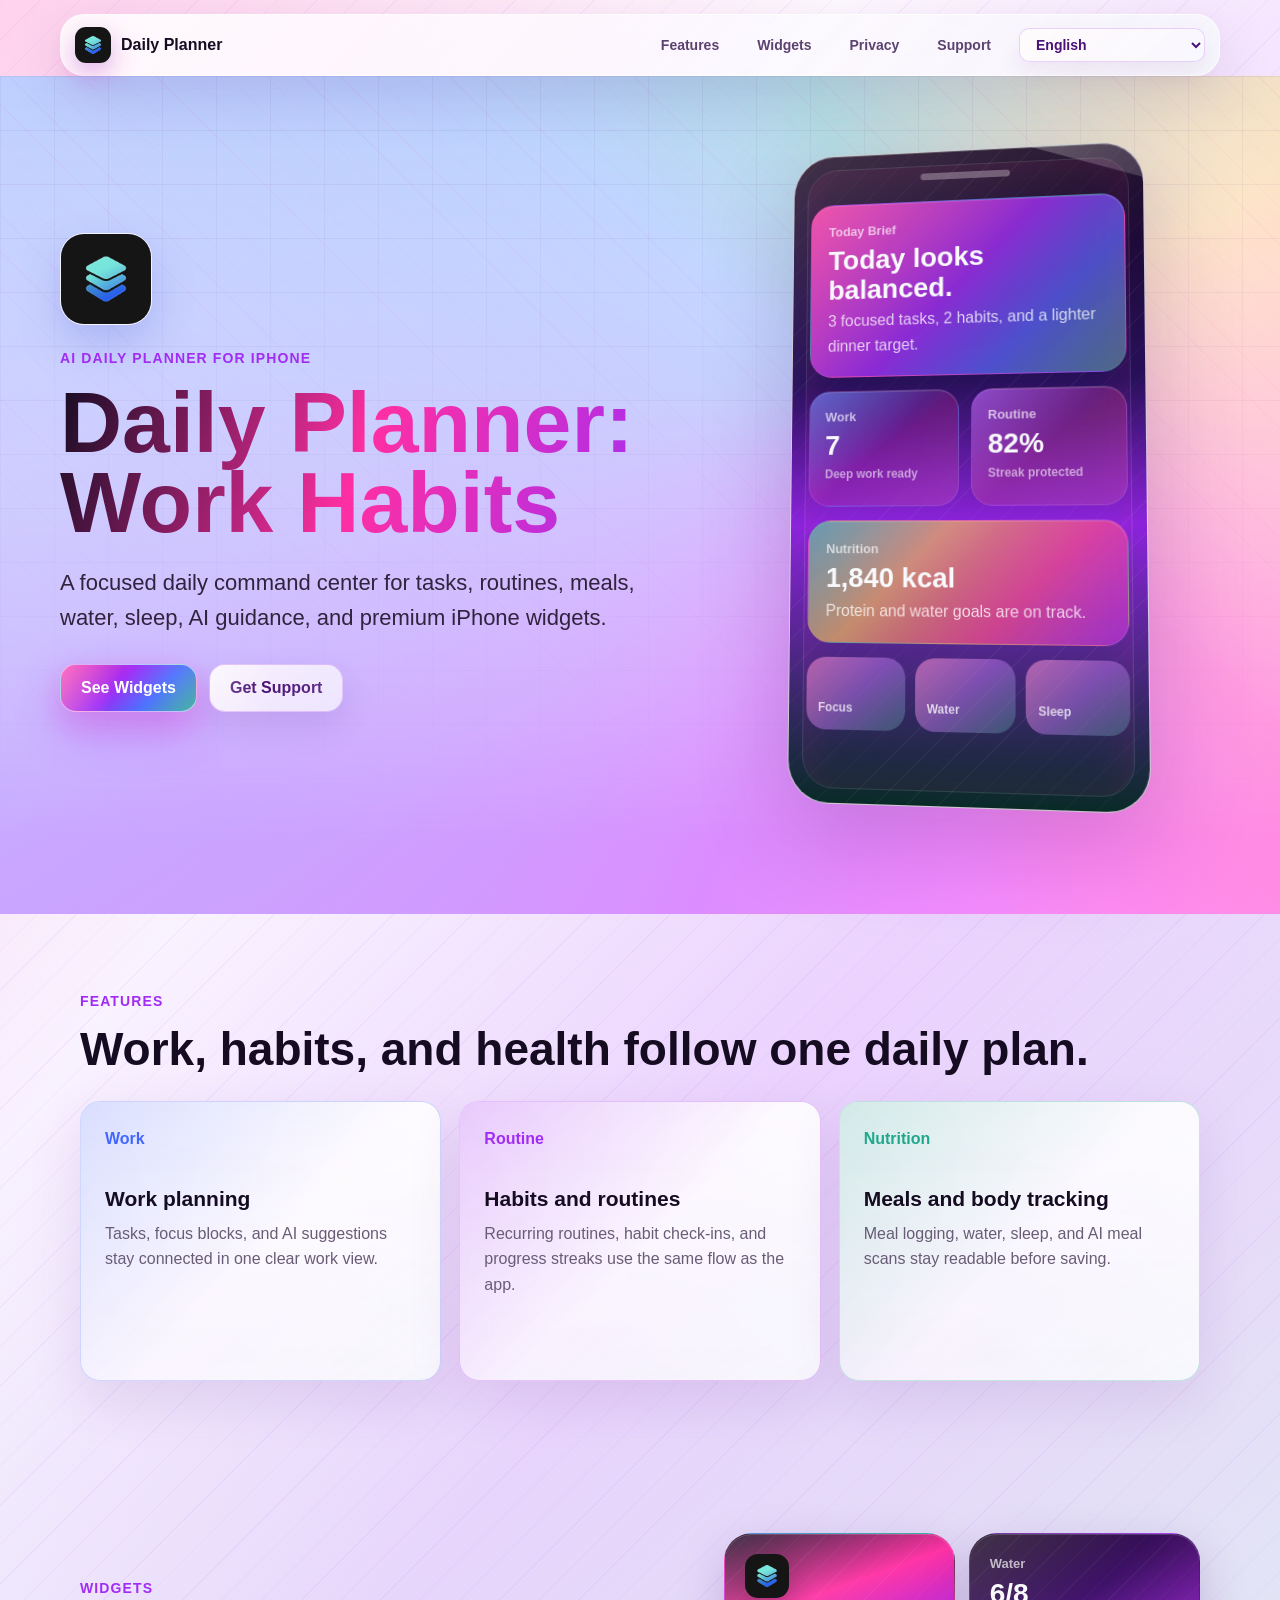
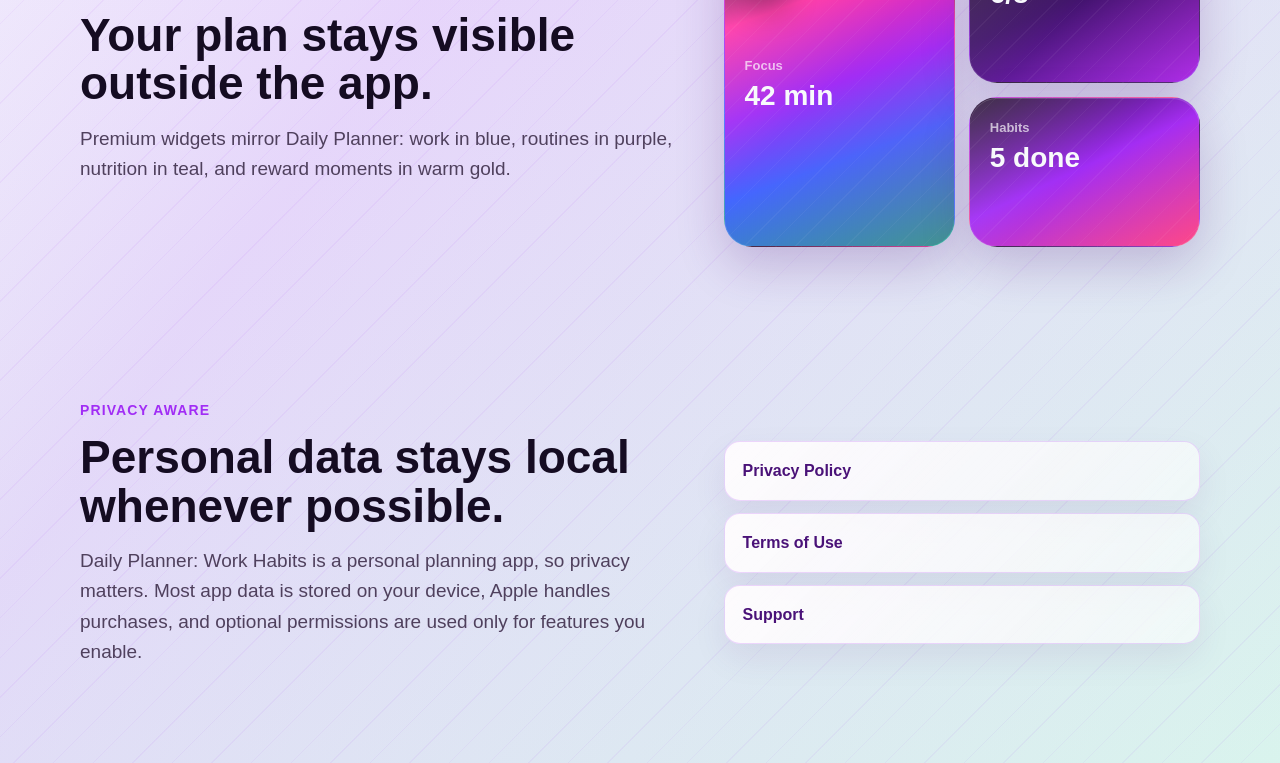
<file: index.html>
<!doctype html>
<html lang="en" data-page="home">
<head>
  <meta charset="utf-8">
  <meta name="viewport" content="width=device-width, initial-scale=1">
  <meta name="description" content="Daily Planner: Work Habits is an AI life planner for tasks, habits, nutrition, routines, and premium iOS widgets.">
  <title>Daily Planner: Work Habits</title>
  <link rel="icon" href="assets/appicon.png">
  <link rel="stylesheet" href="styles.css">
  <script src="i18n.js" defer></script>
</head>
<body>
  <header class="site-header">
    <a class="brand" href="index.html" aria-label="Daily Planner: Work Habits home">
      <img class="brand-icon" src="assets/appicon.png" alt="" width="36" height="36">
      <span data-i18n="common.brandShort">Daily Planner</span>
    </a>
    <nav class="top-nav" aria-label="Site pages">
      <a href="#features" data-i18n="common.features">Features</a>
      <a href="#widgets" data-i18n="common.widgets">Widgets</a>
      <a href="privacy.html" data-i18n="common.privacy">Privacy</a>
      <a href="support.html" data-i18n="common.support">Support</a>
      <select class="language-select" data-language-select aria-label="Language"></select>
    </nav>
  </header>

  <main>
    <section class="home-hero">
      <div class="hero-copy">
        <img class="hero-icon" src="assets/appicon.png" alt="Daily Planner app icon" width="92" height="92">
        <p class="eyebrow" data-i18n="home.eyebrow">AI daily planner for iPhone</p>
        <h1 data-i18n="home.title">Daily Planner: Work Habits</h1>
        <p class="hero-lede" data-i18n="home.lede">A focused daily command center for tasks, routines, meals, water, sleep, AI guidance, and premium iPhone widgets.</p>
        <div class="hero-actions" aria-label="Primary links">
          <a class="button primary" href="#widgets" data-i18n="home.seeWidgets">See Widgets</a>
          <a class="button secondary" href="support.html" data-i18n="home.getSupport">Get Support</a>
        </div>
      </div>

      <div class="phone-visual" aria-label="Daily Planner app preview">
        <div class="phone-frame">
          <div class="phone-top"></div>
          <div class="app-panel ai-panel">
            <span data-i18n="home.briefLabel">Today Brief</span>
            <strong data-i18n="home.briefTitle">Today looks balanced.</strong>
            <p data-i18n="home.briefText">3 focused tasks, 2 habits, and a lighter dinner target.</p>
          </div>
          <div class="metric-grid">
            <div>
              <span data-i18n="home.work">Work</span>
              <strong>7</strong>
              <small data-i18n="home.workMetric">Deep work ready</small>
            </div>
            <div>
              <span data-i18n="home.routine">Routine</span>
              <strong>82%</strong>
              <small data-i18n="home.routineMetric">Streak protected</small>
            </div>
          </div>
          <div class="app-panel meal-panel">
            <span data-i18n="home.nutrition">Nutrition</span>
            <strong>1,840 kcal</strong>
            <p data-i18n="home.nutritionMetric">Protein and water goals are on track.</p>
          </div>
          <div class="widget-strip">
            <div><span data-i18n="home.focus">Focus</span></div>
            <div><span data-i18n="home.water">Water</span></div>
            <div><span data-i18n="home.sleep">Sleep</span></div>
          </div>
        </div>
      </div>
    </section>

    <section id="features" class="section">
      <p class="eyebrow" data-i18n="common.features">Features</p>
      <h2 data-i18n="home.featuresTitle">Work, habits, and health follow one daily plan.</h2>
      <div class="feature-grid">
        <article class="feature-card work-card">
          <span data-i18n="home.work">Work</span>
          <h3 data-i18n="home.workTitle">Work planning</h3>
          <p data-i18n="home.workText">Tasks, focus blocks, and AI suggestions stay connected in one clear work view.</p>
        </article>
        <article class="feature-card routine-card">
          <span data-i18n="home.routine">Routine</span>
          <h3 data-i18n="home.routineTitle">Habits and routines</h3>
          <p data-i18n="home.routineText">Recurring routines, habit check-ins, and progress streaks use the same flow as the app.</p>
        </article>
        <article class="feature-card nutrition-card">
          <span data-i18n="home.nutrition">Nutrition</span>
          <h3 data-i18n="home.nutritionTitle">Meals and body tracking</h3>
          <p data-i18n="home.nutritionText">Meal logging, water, sleep, and AI meal scans stay readable before saving.</p>
        </article>
      </div>
    </section>

    <section id="widgets" class="section split-section">
      <div>
        <p class="eyebrow" data-i18n="common.widgets">Widgets</p>
        <h2 data-i18n="home.widgetsTitle">Your plan stays visible outside the app.</h2>
        <p class="section-copy" data-i18n="home.widgetsText">Premium widgets mirror Daily Planner: work in blue, routines in purple, nutrition in teal, and reward moments in warm gold.</p>
      </div>
      <div class="widget-preview" aria-label="Widget examples">
        <div class="mini-widget tall">
          <img src="assets/appicon.png" alt="" width="44" height="44">
          <span data-i18n="home.focus">Focus</span>
          <strong>42 min</strong>
        </div>
        <div class="mini-widget">
          <span data-i18n="home.water">Water</span>
          <strong>6/8</strong>
        </div>
        <div class="mini-widget routine-widget">
          <span data-i18n="home.habits">Habits</span>
          <strong data-i18n="home.habitsMetric">5 done</strong>
        </div>
      </div>
    </section>

    <section class="section trust-section">
      <div>
        <p class="eyebrow" data-i18n="home.privacyEyebrow">Privacy aware</p>
        <h2 data-i18n="home.privacyTitle">Personal data stays local whenever possible.</h2>
        <p class="section-copy" data-i18n="home.privacyText">Daily Planner: Work Habits is a personal planning app, so privacy matters. Most app data is stored on your device, Apple handles purchases, and optional permissions are used only for features you enable.</p>
      </div>
      <nav class="legal-links" aria-label="Legal pages">
        <a href="privacy.html" data-i18n="common.privacyPolicy">Privacy Policy</a>
        <a href="terms.html" data-i18n="common.terms">Terms of Use</a>
        <a href="support.html" data-i18n="common.support">Support</a>
      </nav>
    </section>
  </main>
</body>
</html>
</file>
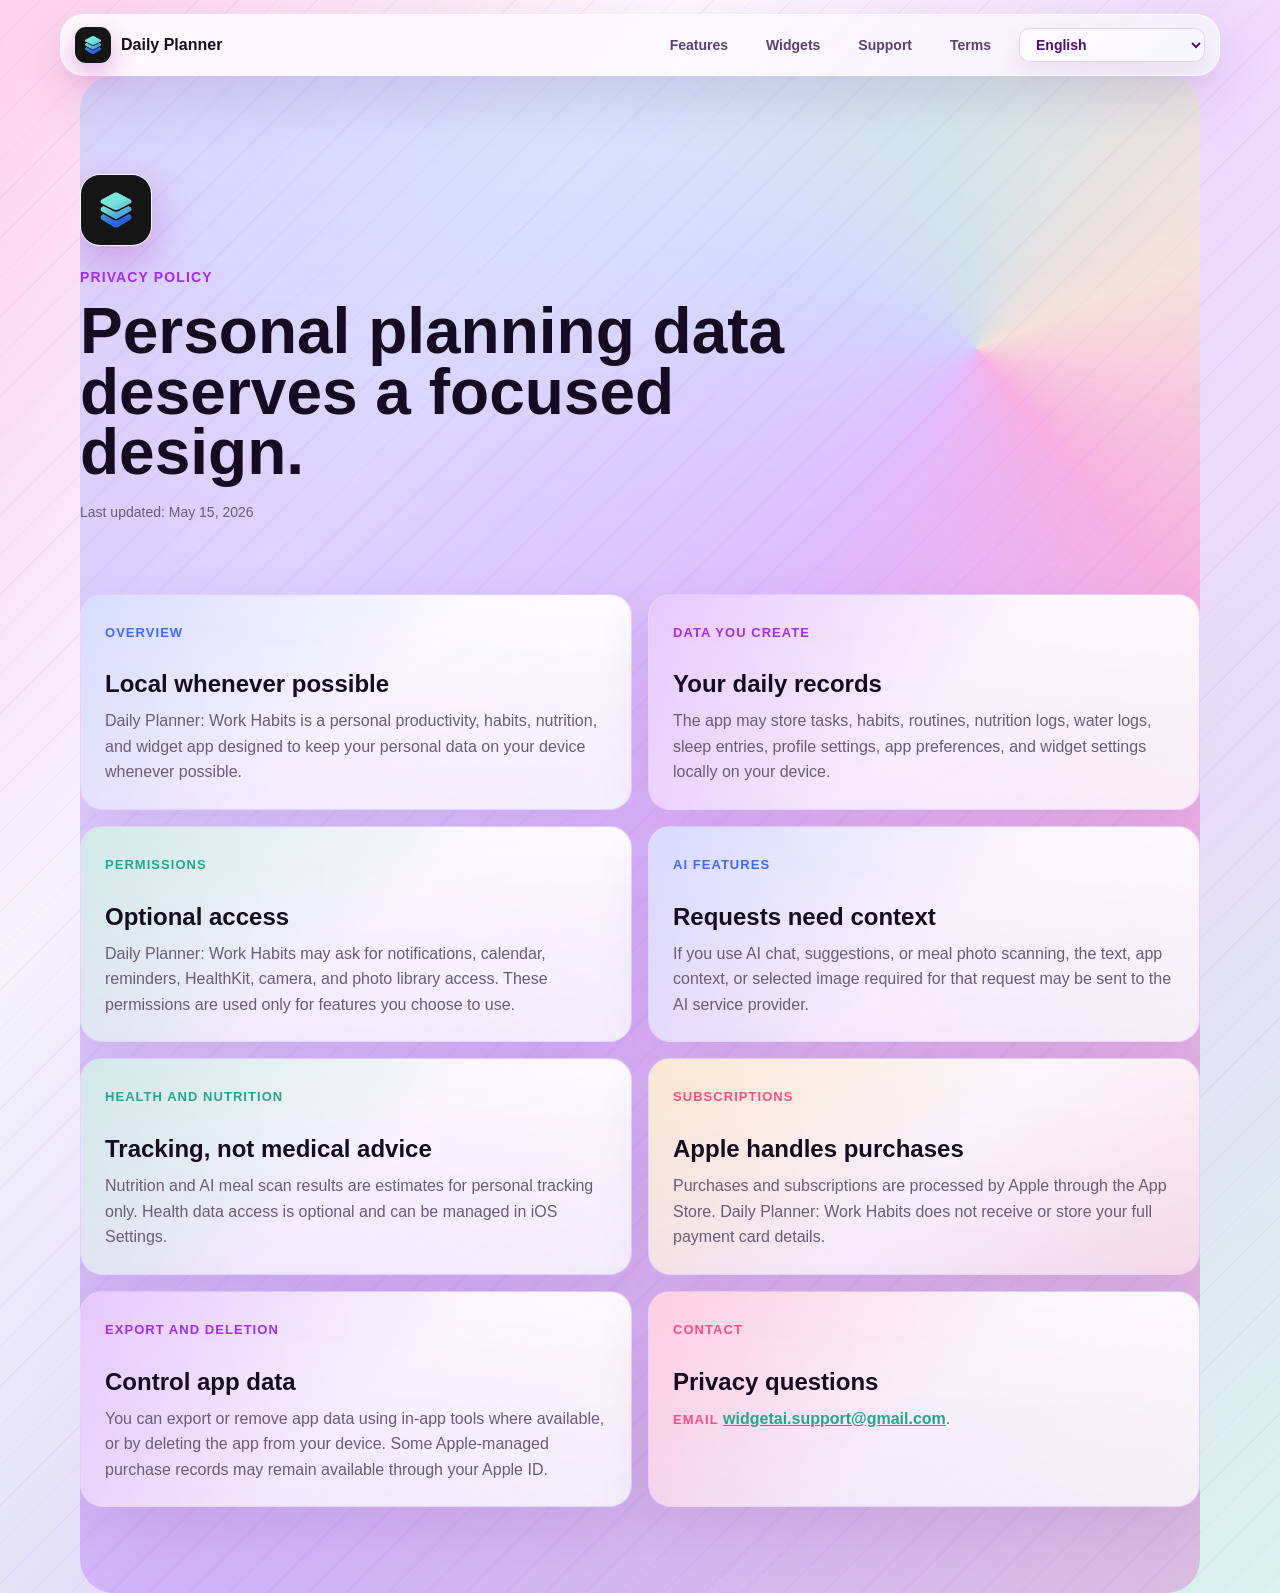
<file: privacy.html>
<!doctype html>
<html lang="en" data-page="privacy">
<head>
  <meta charset="utf-8">
  <meta name="viewport" content="width=device-width, initial-scale=1">
  <title>Daily Planner: Work Habits Privacy Policy</title>
  <link rel="icon" href="assets/appicon.png">
  <link rel="stylesheet" href="styles.css">
  <script src="i18n.js" defer></script>
</head>
<body>
  <header class="site-header">
    <a class="brand" href="index.html" aria-label="Daily Planner: Work Habits home">
      <img class="brand-icon" src="assets/appicon.png" alt="" width="36" height="36">
      <span data-i18n="common.brandShort">Daily Planner</span>
    </a>
    <nav class="top-nav" aria-label="Site pages">
      <a href="index.html#features" data-i18n="common.features">Features</a>
      <a href="index.html#widgets" data-i18n="common.widgets">Widgets</a>
      <a href="support.html" data-i18n="common.support">Support</a>
      <a href="terms.html" data-i18n="common.termsShort">Terms</a>
      <select class="language-select" data-language-select aria-label="Language"></select>
    </nav>
  </header>

  <main class="page-shell">
    <section class="page-hero">
      <img class="page-icon" src="assets/appicon.png" alt="Daily Planner app icon" width="72" height="72">
      <p class="eyebrow" data-i18n="common.privacyPolicy">Privacy Policy</p>
      <h1 data-i18n="privacy.title">Personal planning data deserves a focused design.</h1>
      <p class="updated" data-i18n="privacy.updated">Last updated: May 15, 2026</p>
    </section>

    <section class="info-grid" aria-label="Privacy policy">
      <article class="info-card work-card">
        <span data-i18n="privacy.overviewLabel">Overview</span>
        <h2 data-i18n="privacy.overviewTitle">Local whenever possible</h2>
        <p data-i18n="privacy.overviewText">Daily Planner: Work Habits is a personal productivity, habits, nutrition, and widget app designed to keep your personal data on your device whenever possible.</p>
      </article>
      <article class="info-card routine-card">
        <span data-i18n="privacy.dataLabel">Data you create</span>
        <h2 data-i18n="privacy.dataTitle">Your daily records</h2>
        <p data-i18n="privacy.dataText">The app may store tasks, habits, routines, nutrition logs, water logs, sleep entries, profile settings, app preferences, and widget settings locally on your device.</p>
      </article>
      <article class="info-card nutrition-card">
        <span data-i18n="privacy.permissionsLabel">Permissions</span>
        <h2 data-i18n="privacy.permissionsTitle">Optional access</h2>
        <p data-i18n="privacy.permissionsText">Daily Planner: Work Habits may ask for notifications, calendar, reminders, HealthKit, camera, and photo library access. These permissions are used only for features you choose to use.</p>
      </article>
      <article class="info-card work-card">
        <span data-i18n="privacy.aiLabel">AI features</span>
        <h2 data-i18n="privacy.aiTitle">Requests need context</h2>
        <p data-i18n="privacy.aiText">If you use AI chat, suggestions, or meal photo scanning, the text, app context, or selected image required for that request may be sent to the AI service provider.</p>
      </article>
      <article class="info-card nutrition-card">
        <span data-i18n="privacy.healthLabel">Health and nutrition</span>
        <h2 data-i18n="privacy.healthTitle">Tracking, not medical advice</h2>
        <p data-i18n="privacy.healthText">Nutrition and AI meal scan results are estimates for personal tracking only. Health data access is optional and can be managed in iOS Settings.</p>
      </article>
      <article class="info-card gold-card">
        <span data-i18n="privacy.subscriptionsLabel">Subscriptions</span>
        <h2 data-i18n="privacy.subscriptionsTitle">Apple handles purchases</h2>
        <p data-i18n="privacy.subscriptionsText">Purchases and subscriptions are processed by Apple through the App Store. Daily Planner: Work Habits does not receive or store your full payment card details.</p>
      </article>
      <article class="info-card routine-card">
        <span data-i18n="privacy.exportLabel">Export and deletion</span>
        <h2 data-i18n="privacy.exportTitle">Control app data</h2>
        <p data-i18n="privacy.exportText">You can export or remove app data using in-app tools where available, or by deleting the app from your device. Some Apple-managed purchase records may remain available through your Apple ID.</p>
      </article>
      <article class="info-card contact-card">
        <span data-i18n="privacy.contactLabel">Contact</span>
        <h2 data-i18n="privacy.contactTitle">Privacy questions</h2>
        <p><span data-i18n="privacy.contactText">Email</span> <a href="mailto:widgetai.support@gmail.com">widgetai.support@gmail.com</a>.</p>
      </article>
    </section>
  </main>
</body>
</html>
</file>
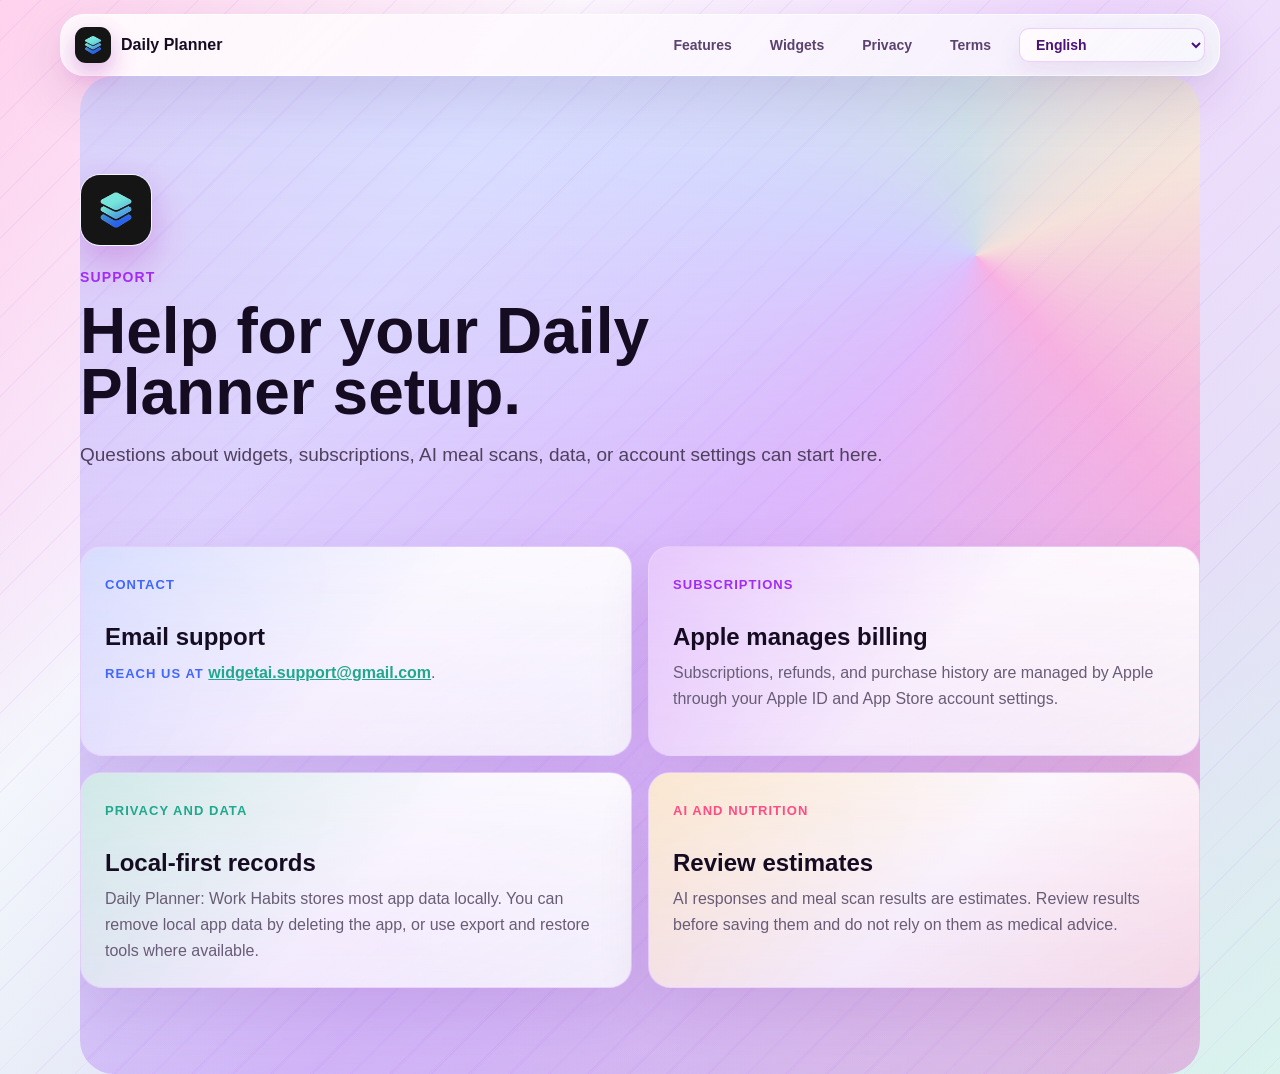
<file: support.html>
<!doctype html>
<html lang="en" data-page="support">
<head>
  <meta charset="utf-8">
  <meta name="viewport" content="width=device-width, initial-scale=1">
  <title>Daily Planner: Work Habits Support</title>
  <link rel="icon" href="assets/appicon.png">
  <link rel="stylesheet" href="styles.css">
  <script src="i18n.js" defer></script>
</head>
<body>
  <header class="site-header">
    <a class="brand" href="index.html" aria-label="Daily Planner: Work Habits home">
      <img class="brand-icon" src="assets/appicon.png" alt="" width="36" height="36">
      <span data-i18n="common.brandShort">Daily Planner</span>
    </a>
    <nav class="top-nav" aria-label="Site pages">
      <a href="index.html#features" data-i18n="common.features">Features</a>
      <a href="index.html#widgets" data-i18n="common.widgets">Widgets</a>
      <a href="privacy.html" data-i18n="common.privacy">Privacy</a>
      <a href="terms.html" data-i18n="common.termsShort">Terms</a>
      <select class="language-select" data-language-select aria-label="Language"></select>
    </nav>
  </header>

  <main class="page-shell">
    <section class="page-hero">
      <img class="page-icon" src="assets/appicon.png" alt="Daily Planner app icon" width="72" height="72">
      <p class="eyebrow" data-i18n="common.support">Support</p>
      <h1 data-i18n="support.title">Help for your Daily Planner setup.</h1>
      <p class="section-copy" data-i18n="support.lede">Questions about widgets, subscriptions, AI meal scans, data, or account settings can start here.</p>
    </section>

    <section class="info-grid" aria-label="Support topics">
      <article class="info-card work-card">
        <span data-i18n="support.contactLabel">Contact</span>
        <h2 data-i18n="support.contactTitle">Email support</h2>
        <p><span data-i18n="support.contactText">Reach us at</span> <a href="mailto:widgetai.support@gmail.com">widgetai.support@gmail.com</a>.</p>
      </article>
      <article class="info-card routine-card">
        <span data-i18n="support.subscriptionsLabel">Subscriptions</span>
        <h2 data-i18n="support.subscriptionsTitle">Apple manages billing</h2>
        <p data-i18n="support.subscriptionsText">Subscriptions, refunds, and purchase history are managed by Apple through your Apple ID and App Store account settings.</p>
      </article>
      <article class="info-card nutrition-card">
        <span data-i18n="support.privacyLabel">Privacy and data</span>
        <h2 data-i18n="support.privacyTitle">Local-first records</h2>
        <p data-i18n="support.privacyText">Daily Planner: Work Habits stores most app data locally. You can remove local app data by deleting the app, or use export and restore tools where available.</p>
      </article>
      <article class="info-card gold-card">
        <span data-i18n="support.aiLabel">AI and nutrition</span>
        <h2 data-i18n="support.aiTitle">Review estimates</h2>
        <p data-i18n="support.aiText">AI responses and meal scan results are estimates. Review results before saving them and do not rely on them as medical advice.</p>
      </article>
    </section>
  </main>
</body>
</html>
</file>
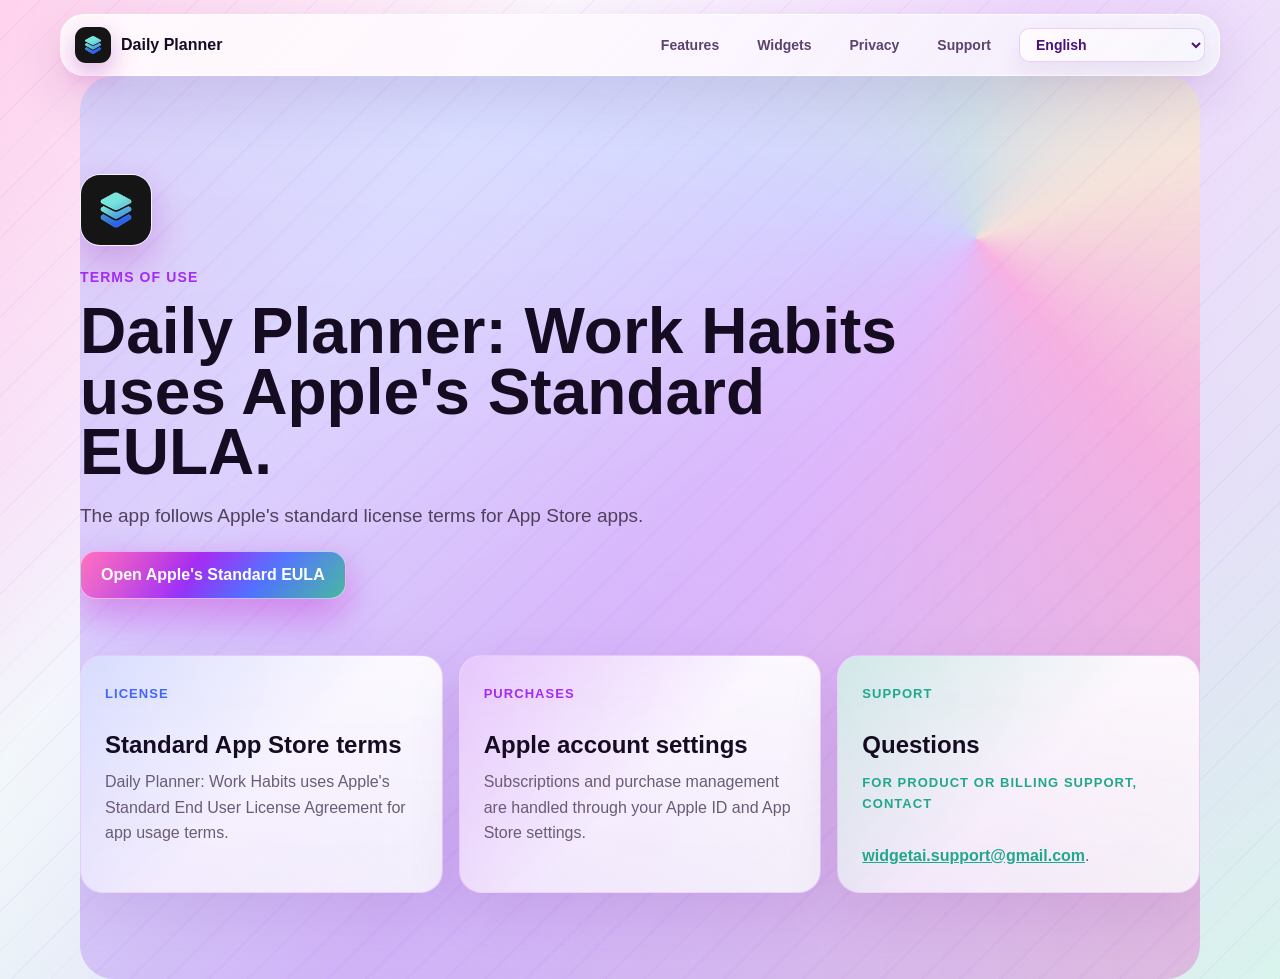
<file: terms.html>
<!doctype html>
<html lang="en" data-page="terms">
<head>
  <meta charset="utf-8">
  <meta name="viewport" content="width=device-width, initial-scale=1">
  <title>Daily Planner: Work Habits Terms of Use</title>
  <link rel="icon" href="assets/appicon.png">
  <link rel="stylesheet" href="styles.css">
  <script src="i18n.js" defer></script>
</head>
<body>
  <header class="site-header">
    <a class="brand" href="index.html" aria-label="Daily Planner: Work Habits home">
      <img class="brand-icon" src="assets/appicon.png" alt="" width="36" height="36">
      <span data-i18n="common.brandShort">Daily Planner</span>
    </a>
    <nav class="top-nav" aria-label="Site pages">
      <a href="index.html#features" data-i18n="common.features">Features</a>
      <a href="index.html#widgets" data-i18n="common.widgets">Widgets</a>
      <a href="privacy.html" data-i18n="common.privacy">Privacy</a>
      <a href="support.html" data-i18n="common.support">Support</a>
      <select class="language-select" data-language-select aria-label="Language"></select>
    </nav>
  </header>

  <main class="page-shell">
    <section class="page-hero">
      <img class="page-icon" src="assets/appicon.png" alt="Daily Planner app icon" width="72" height="72">
      <p class="eyebrow" data-i18n="common.terms">Terms of Use</p>
      <h1 data-i18n="terms.title">Daily Planner: Work Habits uses Apple's Standard EULA.</h1>
      <p class="section-copy" data-i18n="terms.lede">The app follows Apple's standard license terms for App Store apps.</p>
      <div class="hero-actions">
        <a class="button primary" href="https://www.apple.com/legal/internet-services/itunes/dev/stdeula/" data-i18n="terms.openEula">Open Apple's Standard EULA</a>
      </div>
    </section>

    <section class="info-grid compact-grid" aria-label="Terms summary">
      <article class="info-card work-card">
        <span data-i18n="terms.licenseLabel">License</span>
        <h2 data-i18n="terms.licenseTitle">Standard App Store terms</h2>
        <p data-i18n="terms.licenseText">Daily Planner: Work Habits uses Apple's Standard End User License Agreement for app usage terms.</p>
      </article>
      <article class="info-card routine-card">
        <span data-i18n="terms.purchasesLabel">Purchases</span>
        <h2 data-i18n="terms.purchasesTitle">Apple account settings</h2>
        <p data-i18n="terms.purchasesText">Subscriptions and purchase management are handled through your Apple ID and App Store settings.</p>
      </article>
      <article class="info-card nutrition-card">
        <span data-i18n="common.support">Support</span>
        <h2 data-i18n="terms.questionsTitle">Questions</h2>
        <p><span data-i18n="terms.questionsText">For product or billing support, contact</span> <a href="mailto:widgetai.support@gmail.com">widgetai.support@gmail.com</a>.</p>
      </article>
    </section>
  </main>
</body>
</html>
</file>
<file: styles.css>
:root {
  color-scheme: light;
  --bg: #fff7fe;
  --surface: rgba(255, 255, 255, .9);
  --surface-strong: #100719;
  --text: #150c22;
  --muted: #695c76;
  --line: rgba(128, 42, 176, .2);
  --work: #4267ff;
  --routine: #a12df5;
  --nutrition: #20a88d;
  --solar: #f5b43f;
  --coral: #ff4c82;
  --pink: #ff2fa3;
  --plum: #4a1278;
  --premium-gradient: linear-gradient(135deg, #ff2fa3 0%, #a12df5 42%, #4267ff 68%, #20a88d 100%);
  --premium-warm: linear-gradient(135deg, #ff4c82 0%, #b730f6 48%, #f5b43f 100%);
  --glass: rgba(255, 255, 255, .7);
  --shadow: 0 30px 96px rgba(63, 14, 105, .24);
  --premium-shadow: 0 26px 74px rgba(161, 45, 245, .26), 0 14px 36px rgba(255, 47, 163, .16);
}

* {
  box-sizing: border-box;
}

html {
  scroll-behavior: smooth;
}

body {
  position: relative;
  margin: 0;
  min-height: 100vh;
  background:
    linear-gradient(126deg, rgba(255, 47, 163, .2) 0%, rgba(255, 47, 163, 0) 28%, rgba(161, 45, 245, .16) 53%, rgba(32, 168, 141, .1) 100%),
    repeating-linear-gradient(135deg, rgba(161, 45, 245, .06) 0 1px, transparent 1px 28px),
    linear-gradient(180deg, #fffaff 0%, #f8f1ff 48%, #eefcf8 100%);
  color: var(--text);
  font-family: -apple-system, BlinkMacSystemFont, "Segoe UI", sans-serif;
  line-height: 1.6;
}

a {
  color: var(--nutrition);
  font-weight: 700;
}

.site-header {
  position: sticky;
  top: 12px;
  z-index: 20;
  display: flex;
  align-items: center;
  justify-content: space-between;
  gap: 20px;
  width: min(1160px, calc(100% - 32px));
  margin: 14px auto 0;
  padding: 12px 14px;
  border: 1px solid rgba(255, 255, 255, .68);
  border-radius: 24px;
  background:
    linear-gradient(135deg, rgba(255, 255, 255, .9), rgba(255, 255, 255, .64)),
    linear-gradient(135deg, rgba(255, 47, 163, .14), rgba(161, 45, 245, .12), rgba(32, 168, 141, .08));
  box-shadow: 0 18px 58px rgba(74, 18, 120, .14);
  backdrop-filter: blur(22px);
}

.brand {
  display: inline-flex;
  align-items: center;
  gap: 10px;
  color: var(--text);
  font-weight: 800;
  text-decoration: none;
}

.brand-icon,
.hero-icon,
.page-icon,
.mini-widget img {
  display: block;
  object-fit: cover;
  box-shadow: 0 18px 42px rgba(92, 107, 214, .28);
}

.brand-icon {
  width: 36px;
  height: 36px;
  border-radius: 11px;
  box-shadow: 0 12px 30px rgba(255, 47, 163, .28), 0 8px 20px rgba(66, 103, 255, .18);
}

.brand-mark {
  display: grid;
  width: 34px;
  height: 34px;
  place-items: center;
  border-radius: 10px;
  background: linear-gradient(135deg, var(--work), var(--routine) 55%, var(--nutrition));
  color: #fff;
  font-weight: 800;
  box-shadow: 0 12px 30px rgba(92, 107, 214, .35);
}

.top-nav {
  display: flex;
  align-items: center;
  gap: 18px;
  flex-wrap: wrap;
}

.top-nav a {
  padding: 7px 10px;
  border-radius: 999px;
  color: #5b426f;
  font-size: 14px;
  text-decoration: none;
  transition: color .2s ease, transform .2s ease, background .2s ease, box-shadow .2s ease;
}

.top-nav a:hover {
  background: rgba(255, 255, 255, .72);
  color: var(--plum);
  box-shadow: 0 10px 24px rgba(161, 45, 245, .12);
  transform: translateY(-1px);
}

.language-select {
  min-width: 92px;
  min-height: 34px;
  padding: 0 30px 0 12px;
  border: 1px solid rgba(161, 45, 245, .2);
  border-radius: 10px;
  background:
    linear-gradient(135deg, rgba(255, 255, 255, .86), rgba(255, 255, 255, .64)),
    linear-gradient(135deg, rgba(255, 47, 163, .1), rgba(66, 103, 255, .08));
  color: var(--plum);
  font: inherit;
  font-size: 14px;
  font-weight: 800;
  box-shadow: 0 10px 24px rgba(74, 18, 120, .08);
}

main {
  overflow: hidden;
}

.home-hero {
  position: relative;
  display: grid;
  grid-template-columns: minmax(0, 1.08fr) minmax(320px, .92fr);
  align-items: center;
  gap: 52px;
  width: 100%;
  min-height: calc(100vh - 70px);
  min-height: calc(100svh - 70px);
  margin: 0 auto;
  padding: 42px max(16px, calc((100% - 1160px) / 2)) 88px;
  isolation: isolate;
}

.home-hero::before,
.home-hero::after {
  position: absolute;
  inset: 0;
  z-index: -1;
  content: "";
}

.home-hero::before {
  background:
    conic-gradient(from 130deg at 70% 40%, rgba(255, 47, 163, .5), rgba(161, 45, 245, .48), rgba(66, 103, 255, .34), rgba(32, 168, 141, .3), rgba(245, 180, 63, .28), rgba(255, 47, 163, .5)),
    linear-gradient(135deg, #fff7fd 0%, #f8ecff 42%, #effcf8 100%);
  animation: heroColorFlow 12s ease-in-out infinite alternate;
  filter: saturate(1.42);
}

.home-hero::after {
  background:
    linear-gradient(rgba(74, 18, 120, .07) 1px, transparent 1px),
    linear-gradient(90deg, rgba(74, 18, 120, .055) 1px, transparent 1px),
    repeating-linear-gradient(45deg, rgba(255, 47, 163, .055) 0 1px, transparent 1px 26px),
    linear-gradient(180deg, rgba(255, 255, 255, .08), rgba(255, 255, 255, .92) 86%);
  background-size: 54px 54px, 54px 54px, 100% 100%, 100% 100%;
  -webkit-mask-image: linear-gradient(180deg, #000 0%, transparent 92%);
  mask-image: linear-gradient(180deg, #000 0%, transparent 92%);
  animation: gridDrift 18s linear infinite;
}

.hero-copy {
  max-width: 680px;
  animation: riseIn .75s ease both;
}

.hero-icon {
  width: 92px;
  height: 92px;
  margin-bottom: 22px;
  border: 1px solid rgba(255, 255, 255, .76);
  border-radius: 24px;
  animation: iconGlow 5s ease-in-out infinite;
}

.eyebrow,
.updated,
.back {
  color: var(--muted);
  font-size: 14px;
}

.eyebrow {
  margin: 0 0 12px;
  color: var(--routine);
  font-weight: 800;
  letter-spacing: .08em;
  text-transform: uppercase;
}

h1,
h2,
h3,
p {
  margin-top: 0;
}

h1 {
  max-width: 900px;
  margin-bottom: 22px;
  color: transparent;
  font-size: 86px;
  line-height: .94;
  letter-spacing: 0;
  background: linear-gradient(110deg, #150c22 0%, var(--pink) 24%, var(--routine) 48%, var(--work) 69%, var(--nutrition) 84%, #150c22 100%);
  background-size: 220% 100%;
  -webkit-background-clip: text;
  background-clip: text;
  animation: headlineGlow 7s ease-in-out infinite;
}

h2 {
  margin-bottom: 16px;
  font-size: 46px;
  line-height: 1.05;
  letter-spacing: 0;
}

h3 {
  margin-bottom: 10px;
  font-size: 21px;
  line-height: 1.2;
}

.hero-lede,
.section-copy {
  color: #4f405d;
  font-size: 19px;
}

.hero-lede {
  max-width: 640px;
  margin-bottom: 28px;
  color: #31233d;
  font-size: 22px;
}

.hero-actions {
  display: flex;
  gap: 12px;
  flex-wrap: wrap;
}

.button {
  position: relative;
  overflow: hidden;
  display: inline-flex;
  align-items: center;
  justify-content: center;
  min-height: 48px;
  padding: 0 20px;
  border: 1px solid rgba(255, 255, 255, .62);
  border-radius: 16px;
  text-decoration: none;
  box-shadow: 0 14px 34px rgba(74, 18, 120, .12);
  transition: transform .22s ease, box-shadow .22s ease, border-color .22s ease, filter .22s ease;
}

.button::before {
  position: absolute;
  inset: 0;
  background: linear-gradient(110deg, rgba(255, 255, 255, .32), rgba(255, 255, 255, 0) 42%, rgba(255, 255, 255, .18));
  content: "";
  pointer-events: none;
}

.button:hover {
  filter: saturate(1.12);
  transform: translateY(-2px);
}

.button.primary {
  background: var(--premium-gradient);
  color: #fff;
  box-shadow: 0 20px 48px rgba(161, 45, 245, .32), 0 12px 30px rgba(255, 47, 163, .22);
}

.button.secondary {
  border-color: rgba(161, 45, 245, .22);
  background:
    linear-gradient(135deg, rgba(255, 255, 255, .88), rgba(255, 255, 255, .62)),
    linear-gradient(135deg, rgba(255, 47, 163, .12), rgba(66, 103, 255, .08));
  color: var(--plum);
  backdrop-filter: blur(18px);
}

.phone-visual {
  display: flex;
  justify-content: center;
  padding: 24px 0;
  perspective: 1100px;
  animation: riseIn .8s .1s ease both;
}

.phone-frame {
  position: relative;
  overflow: hidden;
  width: min(100%, 360px);
  min-height: 660px;
  padding: 18px;
  border: 1px solid rgba(255, 255, 255, .76);
  border-radius: 42px;
  background:
    linear-gradient(155deg, rgba(255, 255, 255, .18), transparent 32%),
    repeating-linear-gradient(135deg, rgba(255, 255, 255, .045) 0 1px, transparent 1px 22px),
    linear-gradient(180deg, #17051f, #28105a 36%, #8c23db 58%, #092a27 100%);
  box-shadow: var(--shadow), inset 0 1px 0 rgba(255, 255, 255, .22);
  transform: rotateX(4deg) rotateY(-8deg);
  animation: phoneFloat 6s ease-in-out infinite;
}

.phone-frame::before {
  position: absolute;
  inset: -42% -80% auto auto;
  width: 210%;
  height: 42%;
  background: linear-gradient(100deg, transparent, rgba(255, 255, 255, .28), transparent);
  content: "";
  transform: rotate(18deg);
  animation: screenSweep 5.5s ease-in-out infinite;
}

.phone-frame::after {
  position: absolute;
  inset: 14px;
  border: 1px solid rgba(255, 255, 255, .12);
  border-radius: 32px;
  box-shadow: inset 0 0 42px rgba(255, 47, 163, .12);
  pointer-events: none;
  content: "";
}

.phone-top {
  width: 92px;
  height: 7px;
  margin: 4px auto 22px;
  border-radius: 999px;
  background: rgba(255, 255, 255, .3);
}

.app-panel,
.metric-grid > div,
.mini-widget {
  position: relative;
  overflow: hidden;
  border: 1px solid rgba(255, 255, 255, .13);
  background: rgba(255, 255, 255, .1);
  color: #f8fafc;
  box-shadow: inset 0 1px 0 rgba(255, 255, 255, .12);
  backdrop-filter: blur(18px);
}

.app-panel::before,
.metric-grid > div::before,
.mini-widget::before {
  position: absolute;
  inset: 0;
  background: linear-gradient(135deg, rgba(255, 255, 255, .18), rgba(255, 255, 255, 0) 48%, rgba(255, 47, 163, .16));
  content: "";
  pointer-events: none;
}

.app-panel > *,
.metric-grid > div > *,
.mini-widget > * {
  position: relative;
}

.app-panel {
  position: relative;
  margin-bottom: 14px;
  padding: 18px;
  border-radius: 24px;
  animation: cardFloat 5s ease-in-out infinite;
}

.ai-panel {
  background:
    linear-gradient(135deg, rgba(255, 47, 163, .88), rgba(161, 45, 245, .78) 48%, rgba(66, 103, 255, .7) 72%, rgba(32, 168, 141, .62)),
    rgba(255, 255, 255, .08);
}

.meal-panel {
  background:
    linear-gradient(135deg, rgba(32, 168, 141, .72), rgba(245, 180, 63, .62), rgba(255, 76, 130, .64), rgba(161, 45, 245, .58)),
    rgba(255, 255, 255, .08);
  animation-delay: -.8s;
}

.app-panel span,
.metric-grid span,
.mini-widget span {
  display: block;
  color: rgba(255, 255, 255, .68);
  font-size: 13px;
  font-weight: 700;
}

.app-panel strong,
.metric-grid strong,
.mini-widget strong {
  display: block;
  margin: 4px 0;
  font-size: 28px;
  line-height: 1.1;
}

.app-panel p {
  margin-bottom: 0;
  color: rgba(255, 255, 255, .78);
}

.metric-grid {
  display: grid;
  grid-template-columns: 1fr 1fr;
  gap: 12px;
  margin-bottom: 14px;
}

.metric-grid > div {
  min-height: 118px;
  padding: 16px;
  border-radius: 22px;
  animation: cardFloat 5s ease-in-out infinite;
}

.metric-grid > div:first-child {
  background: linear-gradient(145deg, rgba(66, 103, 255, .58), rgba(255, 47, 163, .18), rgba(255, 255, 255, .08));
}

.metric-grid > div:last-child {
  background: linear-gradient(145deg, rgba(161, 45, 245, .6), rgba(255, 76, 130, .22), rgba(255, 255, 255, .08));
  animation-delay: -.45s;
}

.metric-grid small {
  display: block;
  color: rgba(255, 255, 255, .58);
  font-size: 12px;
  font-weight: 700;
}

.widget-strip {
  display: grid;
  grid-template-columns: 1fr 1fr 1fr;
  gap: 10px;
}

.widget-strip div {
  display: flex;
  align-items: flex-end;
  height: 72px;
  padding: 12px;
  border-radius: 20px;
  background:
    linear-gradient(135deg, rgba(255, 255, 255, .28), rgba(255, 255, 255, .08)),
    linear-gradient(135deg, rgba(255, 47, 163, .4), rgba(161, 45, 245, .32), rgba(32, 168, 141, .26));
  color: rgba(255, 255, 255, .76);
  font-size: 12px;
  font-weight: 800;
  animation: tilePulse 3.8s ease-in-out infinite;
}

.widget-strip div:nth-child(2) {
  animation-delay: -.7s;
}

.widget-strip div:nth-child(3) {
  animation-delay: -1.4s;
}

.section {
  width: min(1120px, calc(100% - 32px));
  margin: 0 auto;
  padding: 76px 0;
}

.feature-grid {
  display: grid;
  grid-template-columns: repeat(3, 1fr);
  gap: 18px;
  margin-top: 28px;
}

.feature-card {
  position: relative;
  overflow: hidden;
  min-height: 280px;
  padding: 24px;
  border: 1px solid rgba(161, 45, 245, .18);
  border-radius: 20px;
  background:
    linear-gradient(180deg, rgba(255, 255, 255, .92), rgba(255, 255, 255, .74)),
    linear-gradient(135deg, rgba(255, 47, 163, .1), rgba(161, 45, 245, .08), rgba(32, 168, 141, .07));
  box-shadow: 0 20px 54px rgba(74, 18, 120, .1);
  transition: transform .24s ease, box-shadow .24s ease, border-color .24s ease;
  backdrop-filter: blur(18px);
}

.feature-card::before,
.info-card::before {
  position: absolute;
  inset: 0;
  background: linear-gradient(135deg, rgba(255, 47, 163, .14), transparent 52%, rgba(255, 255, 255, .2));
  content: "";
  pointer-events: none;
}

.feature-card:hover {
  border-color: rgba(255, 47, 163, .32);
  box-shadow: var(--premium-shadow);
  transform: translateY(-6px);
}

.feature-card span {
  position: relative;
  display: inline-flex;
  margin-bottom: 34px;
  color: var(--pink);
  font-weight: 900;
}

.feature-card h3,
.feature-card p {
  position: relative;
}

.work-card {
  border-color: rgba(66, 103, 255, .24);
}

.work-card::before {
  background: linear-gradient(135deg, rgba(66, 103, 255, .2), transparent 52%, rgba(255, 255, 255, .22));
}

.routine-card {
  border-color: rgba(161, 45, 245, .26);
}

.routine-card::before {
  background: linear-gradient(135deg, rgba(161, 45, 245, .24), transparent 52%, rgba(255, 255, 255, .22));
}

.nutrition-card {
  border-color: rgba(32, 168, 141, .25);
}

.nutrition-card::before {
  background: linear-gradient(135deg, rgba(32, 168, 141, .2), transparent 52%, rgba(255, 255, 255, .22));
}

.gold-card {
  border-color: rgba(245, 180, 63, .34);
}

.gold-card::before {
  background: linear-gradient(135deg, rgba(245, 180, 63, .24), transparent 52%, rgba(255, 76, 130, .12));
}

.work-card span {
  color: var(--work);
}

.routine-card span {
  color: var(--routine);
}

.nutrition-card span {
  color: var(--nutrition);
}

.gold-card span,
.contact-card span {
  color: var(--coral);
}

.feature-card p {
  color: var(--muted);
  margin-bottom: 0;
}

.split-section,
.trust-section {
  display: grid;
  grid-template-columns: minmax(0, 1fr) minmax(300px, .8fr);
  align-items: center;
  gap: 48px;
}

.widget-preview {
  display: grid;
  grid-template-columns: 1fr 1fr;
  gap: 14px;
}

.mini-widget {
  min-height: 150px;
  padding: 20px;
  border-radius: 28px;
  background:
    repeating-linear-gradient(135deg, rgba(255, 255, 255, .045) 0 1px, transparent 1px 18px),
    linear-gradient(155deg, #17051f, #3f1269 44%, #a12df5);
  animation: cardFloat 5.5s ease-in-out infinite;
  box-shadow: 0 18px 48px rgba(74, 18, 120, .22), inset 0 1px 0 rgba(255, 255, 255, .16);
}

.mini-widget img {
  width: 44px;
  height: 44px;
  margin-bottom: 58px;
  border-radius: 13px;
  box-shadow: 0 14px 30px rgba(0, 0, 0, .24);
}

.mini-widget.tall {
  grid-row: span 2;
  min-height: 314px;
  background:
    repeating-linear-gradient(135deg, rgba(255, 255, 255, .045) 0 1px, transparent 1px 18px),
    linear-gradient(160deg, #14051d, var(--pink) 24%, var(--routine) 48%, var(--work) 68%, var(--nutrition));
  animation-delay: -.6s;
}

.routine-widget {
  background:
    repeating-linear-gradient(135deg, rgba(255, 255, 255, .045) 0 1px, transparent 1px 18px),
    linear-gradient(155deg, #16051f, var(--routine) 48%, var(--coral));
}

.legal-links {
  display: grid;
  gap: 12px;
}

.legal-links a,
.links a {
  display: block;
  padding: 16px 18px;
  border: 1px solid rgba(161, 45, 245, .18);
  border-radius: 16px;
  background:
    linear-gradient(135deg, rgba(255, 255, 255, .92), rgba(255, 255, 255, .68)),
    linear-gradient(135deg, rgba(255, 47, 163, .12), rgba(32, 168, 141, .08));
  color: var(--plum);
  text-decoration: none;
  box-shadow: 0 14px 34px rgba(74, 18, 120, .08);
  transition: transform .2s ease, box-shadow .2s ease, border-color .2s ease;
}

.legal-links a:hover,
.links a:hover {
  border-color: rgba(255, 47, 163, .3);
  box-shadow: 0 18px 46px rgba(161, 45, 245, .18);
  transform: translateY(-2px);
}

.page {
  width: min(780px, calc(100% - 32px));
  margin: 0 auto;
  padding: 58px 0;
}

.page h1 {
  color: var(--text);
  font-size: 58px;
  line-height: 1;
  background: none;
  -webkit-background-clip: initial;
  background-clip: initial;
  animation: none;
}

.page h2 {
  margin: 30px 0 10px;
  font-size: 22px;
}

.page p {
  margin-bottom: 14px;
}

.page h2 + p,
.links {
  border: 1px solid rgba(161, 45, 245, .18);
  border-radius: 18px;
  background:
    linear-gradient(135deg, rgba(255, 255, 255, .9), rgba(255, 255, 255, .7)),
    linear-gradient(135deg, rgba(255, 47, 163, .1), rgba(32, 168, 141, .06));
  box-shadow: 0 18px 44px rgba(74, 18, 120, .09);
}

.page h2 + p {
  padding: 18px;
}

.back {
  display: inline-flex;
  margin-bottom: 24px;
  color: var(--muted);
  text-decoration: none;
}

.links {
  display: grid;
  gap: 10px;
  margin-top: 18px;
  padding: 16px;
}

.page-shell {
  position: relative;
  overflow: hidden;
  width: min(1120px, calc(100% - 32px));
  margin: 0 auto;
  padding: 54px 0 86px;
}

.page-shell::before {
  position: absolute;
  inset: 0;
  z-index: -1;
  background:
    conic-gradient(from 140deg at 80% 18%, rgba(255, 47, 163, .3), rgba(161, 45, 245, .24), rgba(66, 103, 255, .2), rgba(32, 168, 141, .18), rgba(245, 180, 63, .18), rgba(255, 47, 163, .3)),
    repeating-linear-gradient(135deg, rgba(161, 45, 245, .055) 0 1px, transparent 1px 28px),
    linear-gradient(180deg, rgba(255, 255, 255, .58), rgba(255, 255, 255, 0));
  border-radius: 34px;
  content: "";
}

.page-hero {
  max-width: 820px;
  padding: 44px 0 34px;
  animation: riseIn .7s ease both;
}

.page-icon {
  width: 72px;
  height: 72px;
  margin-bottom: 20px;
  border: 1px solid rgba(255, 255, 255, .76);
  border-radius: 20px;
  box-shadow: 0 18px 42px rgba(255, 47, 163, .24), 0 12px 30px rgba(66, 103, 255, .16);
}

.page-shell h1 {
  max-width: 880px;
  margin-bottom: 18px;
  color: var(--text);
  font-size: 64px;
  line-height: .95;
  background: none;
  -webkit-background-clip: initial;
  background-clip: initial;
  animation: none;
}

.info-grid {
  display: grid;
  grid-template-columns: repeat(2, minmax(0, 1fr));
  gap: 16px;
  margin-top: 22px;
}

.compact-grid {
  grid-template-columns: repeat(3, minmax(0, 1fr));
}

.info-card {
  position: relative;
  overflow: hidden;
  min-height: 210px;
  padding: 24px;
  border: 1px solid rgba(161, 45, 245, .18);
  border-radius: 22px;
  background:
    linear-gradient(180deg, rgba(255, 255, 255, .92), rgba(255, 255, 255, .72)),
    linear-gradient(135deg, rgba(255, 47, 163, .1), rgba(161, 45, 245, .08), rgba(32, 168, 141, .07));
  box-shadow: 0 20px 54px rgba(74, 18, 120, .1);
  backdrop-filter: blur(18px);
}

.info-card span {
  position: relative;
  display: inline-flex;
  margin-bottom: 28px;
  font-size: 13px;
  font-weight: 900;
  letter-spacing: .08em;
  text-transform: uppercase;
}

.info-card h2,
.info-card p {
  position: relative;
}

.info-card h2 {
  margin-bottom: 10px;
  font-size: 24px;
  line-height: 1.12;
}

.info-card p {
  color: var(--muted);
  margin-bottom: 0;
}

.contact-card::before {
  background: linear-gradient(135deg, rgba(255, 76, 130, .24), transparent 52%, rgba(255, 255, 255, .22));
}

@keyframes heroColorFlow {
  from {
    filter: hue-rotate(0deg) saturate(1.18);
    transform: scale(1);
  }
  to {
    filter: hue-rotate(16deg) saturate(1.34);
    transform: scale(1.03);
  }
}

@keyframes gridDrift {
  from {
    background-position: 0 0, 0 0, 0 0, 0 0;
  }
  to {
    background-position: 54px 54px, 54px 54px, 30px 30px, 0 0;
  }
}

@keyframes headlineGlow {
  0%,
  100% {
    background-position: 0% 50%;
  }
  50% {
    background-position: 100% 50%;
  }
}

@keyframes riseIn {
  from {
    opacity: 0;
    transform: translateY(18px);
  }
  to {
    opacity: 1;
    transform: translateY(0);
  }
}

@keyframes phoneFloat {
  0%,
  100% {
    transform: rotateX(4deg) rotateY(-8deg) translateY(0);
  }
  50% {
    transform: rotateX(2deg) rotateY(-4deg) translateY(-16px);
  }
}

@keyframes screenSweep {
  0%,
  42% {
    transform: translateX(-18%) rotate(18deg);
  }
  70%,
  100% {
    transform: translateX(34%) rotate(18deg);
  }
}

@keyframes cardFloat {
  0%,
  100% {
    transform: translateY(0);
  }
  50% {
    transform: translateY(-6px);
  }
}

@keyframes tilePulse {
  0%,
  100% {
    opacity: .68;
    transform: translateY(0);
  }
  50% {
    opacity: 1;
    transform: translateY(-4px);
  }
}

@keyframes iconGlow {
  0%,
  100% {
    transform: translateY(0) scale(1);
    box-shadow: 0 18px 42px rgba(255, 47, 163, .24), 0 12px 30px rgba(66, 103, 255, .16);
  }
  50% {
    transform: translateY(-5px) scale(1.03);
    box-shadow: 0 26px 62px rgba(255, 47, 163, .3), 0 18px 42px rgba(161, 45, 245, .22);
  }
}

@media (max-width: 860px) {
  .site-header {
    align-items: flex-start;
    flex-direction: column;
  }

  .home-hero,
  .split-section,
  .trust-section,
  .info-grid,
  .compact-grid {
    grid-template-columns: 1fr;
  }

  .home-hero {
    min-height: auto;
    padding-top: 28px;
  }

  h1 {
    font-size: 62px;
  }

  h2 {
    font-size: 38px;
  }

  .feature-grid {
    grid-template-columns: 1fr;
  }

  .page-shell h1 {
    font-size: 46px;
  }

  .phone-frame {
    min-height: 590px;
    transform: none;
  }
}

@media (max-width: 520px) {
  .top-nav {
    gap: 12px;
  }

  h1 {
    font-size: 42px;
  }

  h2,
  .page h1 {
    font-size: 34px;
  }

  .page-shell {
    padding-top: 28px;
  }

  .page-shell h1 {
    font-size: 38px;
  }

  .page-hero {
    padding-top: 24px;
  }

  .hero-lede,
  .section-copy {
    font-size: 17px;
  }

  .hero-actions,
  .button {
    width: 100%;
  }

  .phone-frame {
    min-height: 560px;
    border-radius: 34px;
  }

  .widget-preview {
    grid-template-columns: 1fr;
  }

  .mini-widget.tall {
    grid-row: auto;
    min-height: 180px;
  }
}

@media (prefers-reduced-motion: reduce) {
  *,
  *::before,
  *::after {
    animation-duration: .001ms !important;
    animation-iteration-count: 1 !important;
    scroll-behavior: auto !important;
    transition-duration: .001ms !important;
  }
}
</file>
